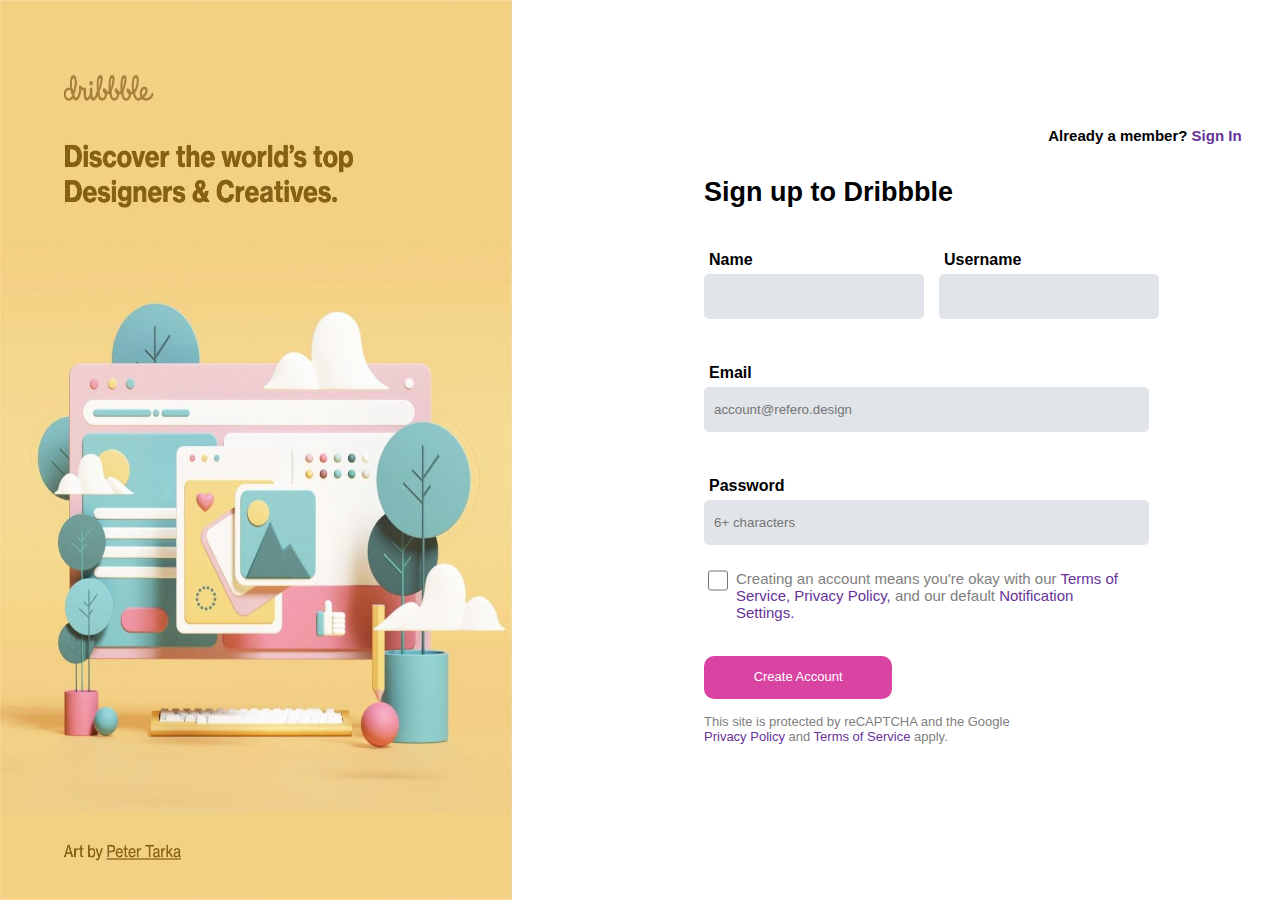
<file: index.html>
<!DOCTYPE html>
<html lang="en">
<head>
    <meta charset="UTF-8">
    <link rel="stylesheet" href="style.css">
    <link
    rel="stylesheet"
    href="https://pro.fontawesome.com/releases/v5.10.0/css/all.css"
    integrity="sha384-AYmEC3Yw5cVb3ZcuHtOA93w35dYTsvhLPVnYs9eStHfGJvOvKxVfELGroGkvsg+p"
    crossorigin="anonymous"
    />
    <meta http-equiv="X-UA-Compatible" content="IE=edge">
    <meta name="viewport" content="width=device-width, initial-scale=1.0">
    <title>Multi Step Login Form</title>
</head>
<body>
    <div class="bg-container">
        <div class="image-container">
            <img src="/login.jpg" alt="Login Image" class="main-image">
        </div>
        <div class="forms-container">
            <form class="form-control form-container">
                <p class="sign-desc">Already a member? <a class="links">Sign In</a></p>
                <h1 class="heading">Sign up to Dribbble</h1>
                <div class="name-container">
                    <div class="na">
                        <label for="name">Name</label>
                        <input type="text" name="Name" id="name">
                    </div>
                    <div class="na">
                        <label for="username">Username</label>
                        <input type="text" name="username" id="username">
                    </div>
                </div>

                <label for="email">Email</label>
                <input type="email" name="email" id="email" placeholder="account@refero.design">

                <label for="password">Password</label>
                <input type="password" name="password" id="password" placeholder="6+ characters">
                <div class="checkbox-container">
                <input type="checkbox" name="checkbox" id="checkbox">
                <label for="checkbox" class="checkbox-desc">Creating an account means you're okay with our <a class="links">Terms of <br/>
                    Service, Privacy Policy,</a> and our default <a class="links">Notification <br/>
                    Settings.</a></label>
                </div>
                <a href="/page2.html" class="button">Create Account</a>
                <p class="end-desc">This site is protected by reCAPTCHA and the Google <br/> 
                    <a class="links">Privacy Policy</a> and <a class="links">Terms of Service</a> apply.</p>
            </form>
        </div>
    </div>
</body>
</html>
</file>
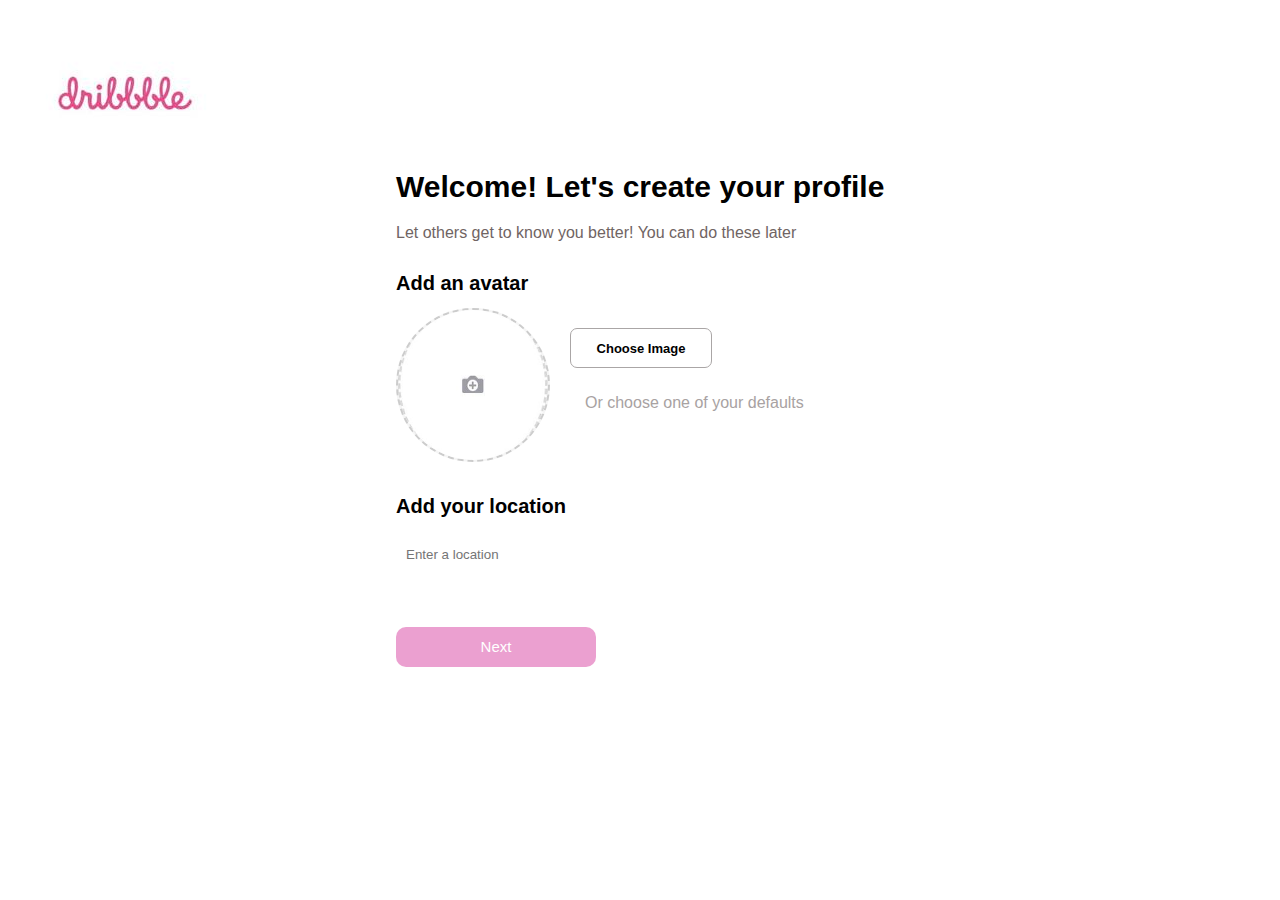
<file: page2.html>
<!DOCTYPE html>
<html lang="en">
<head>
    <link rel="stylesheet" href="style.css">
    <link
    rel="stylesheet"
    href="https://pro.fontawesome.com/releases/v5.10.0/css/all.css"
    integrity="sha384-AYmEC3Yw5cVb3ZcuHtOA93w35dYTsvhLPVnYs9eStHfGJvOvKxVfELGroGkvsg+p"
    crossorigin="anonymous"
    />
    <meta charset="UTF-8">
    <meta http-equiv="X-UA-Compatible" content="IE=edge">
    <meta name="viewport" content="width=device-width, initial-scale=1.0">
    <title>Multi Step Login Form</title>
</head>
<body>
    <div>
        <div class="sec2-container">
            <a href="/index.html" class="sec2-heading"><img src="/dribbblelogo.jpg" class="dribbble-logo" alt="logo"></a>
            <div class="sec2-main-container">
                <h1 class="sec2-main-heading">Welcome! Let's create your profile</h1>
                <p class="sec2-desc">Let others get to know you better! You can do these later</p>
                <h1 class="sec2-head">Add an avatar</h1>    
                <div class="sec2-image-container">
                    <div class="avatar">
                        <img src="/avatarimage.jpg" alt="Avatar">
                        <label for="imageInput" class="avatar-label"></label>
                        <input type="file" id="imageInput" class="image-input" accept="image/*">
                    </div>
                    <div class="sec2-image-desc-container">
                        <div class="sec2-img-desc-container">
                            <label for="imageInput" class="sec2-img-desc">Choose Image</label>
                        </div>
                        <div class="sec2-icon-container">
                            <i class="fal fa-greater-than icon-desc"></i>
                            <p class="icon-desc">Or choose one of your defaults</p>
                        </div>
                    </div>
                </div>
                <h1 class="sec2-head">Add your location</h1>
                <input type="location" id="locationInput" placeholder="Enter a location" class="location-input">
                <a href="/page3.html"><button class="button2" id="submitButton" disabled>Next</button></a>
                <p class="return return-none" id="return">or Press RETURN</p>
            </div>
        </div>
    </div>

    <script>
        const imageInput = document.getElementById('imageInput');
        const locationInput = document.getElementById('locationInput');
        const submitButton = document.getElementById('submitButton');
        const returnElement = document.getElementById('return');
    
        function checkInputs() {
          if (imageInput.value && locationInput.value) {
            submitButton.disabled = false;
            submitButton.style.cursor = 'pointer';
            submitButton.style.backgroundColor = '#d943a2';
            submitButton.style.color = 'white';
            submitButton.style.opacity = '1';
            returnElement.classList.toggle('return-none');
          } else {
            submitButton.disabled = true;
          }
        }
    
        imageInput.addEventListener('input', checkInputs);
        locationInput.addEventListener('input', checkInputs);
      </script>
</body>
</html>
</file>
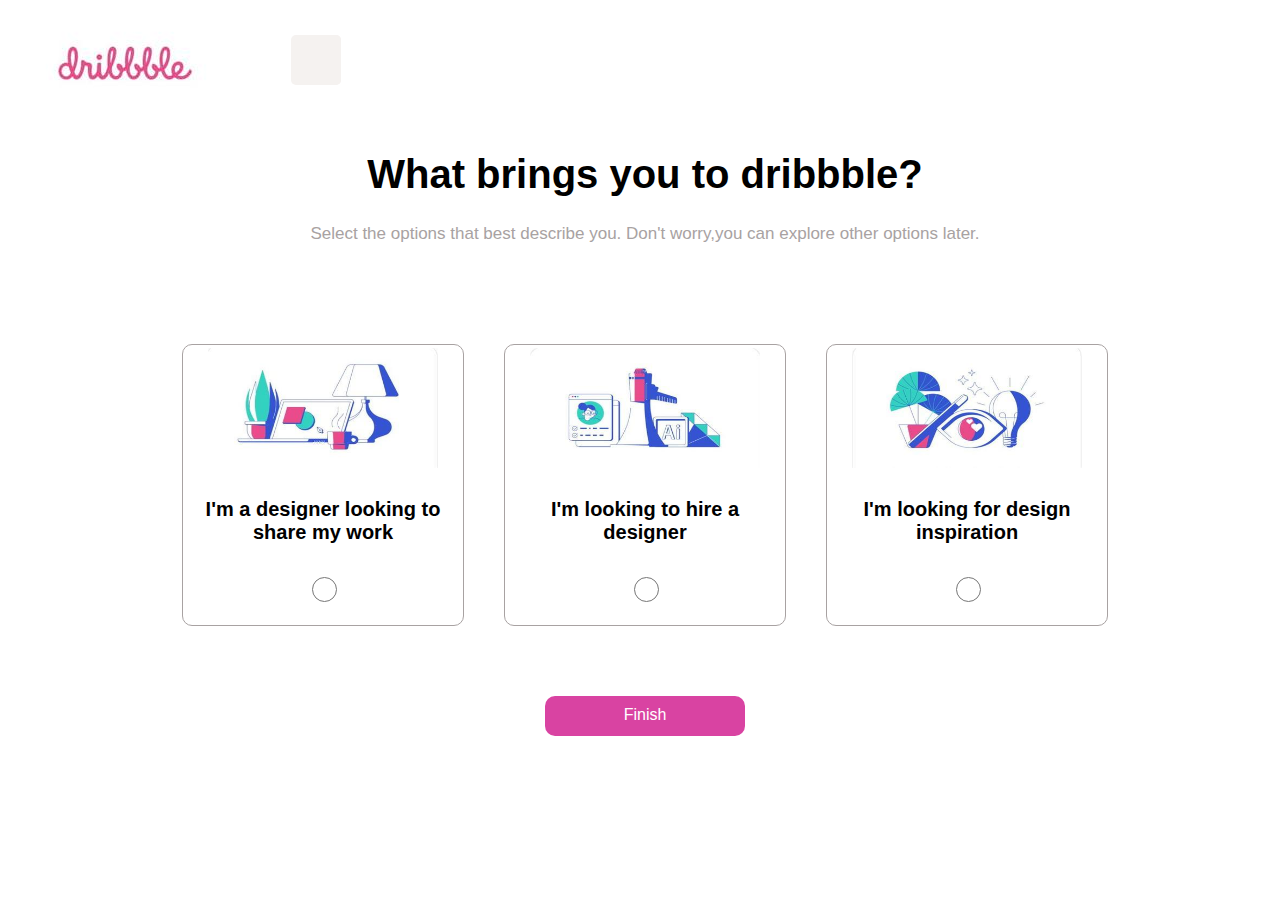
<file: page3.html>
<!DOCTYPE html>
<html lang="en">
<head>
    <link rel="stylesheet" href="style.css">
    <link
    rel="stylesheet"
    href="https://pro.fontawesome.com/releases/v5.10.0/css/all.css"
    integrity="sha384-AYmEC3Yw5cVb3ZcuHtOA93w35dYTsvhLPVnYs9eStHfGJvOvKxVfELGroGkvsg+p"
    crossorigin="anonymous"
    />
    <meta charset="UTF-8">
    <meta http-equiv="X-UA-Compatible" content="IE=edge">
    <meta name="viewport" content="width=device-width, initial-scale=1.0">
    <title>Multi Step Login Form</title>
</head>
<body>
    <div>
        <div class="p3-top-container">
            <a href="/index.html" class="page3-heading"><img src="/dribbblelogo.jpg" alt="logo"></a>
            <a href="/page2.html" class="page3-icon-container">
                <div class="page3-icon-container">
                <i class="fal fa-less-than page3-icon"></i>
                </div>
            </a>
        </div>
        <div class="p3-btm-container">
            <h1 class="page3-main-head">What brings you to dribbble?</h1>
            <p class="page3-desc">Select the options that best describe you. Don't worry,you can explore other options later.</p>
            <div class="options-container">
              <form action="" class="options-container">
                <label for="radio1"><div class="options">
                    <img src="/page3-img1.jpg" alt="share" class="page3-img">
                    <p class="options-desc">I'm a designer looking to share my work</p>
                    <input type="radio" name="selects" id="radio1">
                </div></label>
                <label for="radio2"><div class="options">
                    <img src="/page3-img2.jpg" alt="hire" class="page3-img">
                    <p class="options-desc">I'm looking to hire a designer</p>
                    <input type="radio" name="selects" id="radio2">
                </div></label>
                <label for="radio3"><div class="options">
                    <img src="/page3-img3.jpg" alt="look" class="page3-img">
                    <p class="options-desc">I'm looking for design inspiration</p>
                    <input type="radio" name="selects" id="radio3">
                </div></label>
              </form>
            </div>
            <a href="/page4.html" class="page3-btn">Finish</a>
        </div>
    </div>
</body>
</html>
</file>
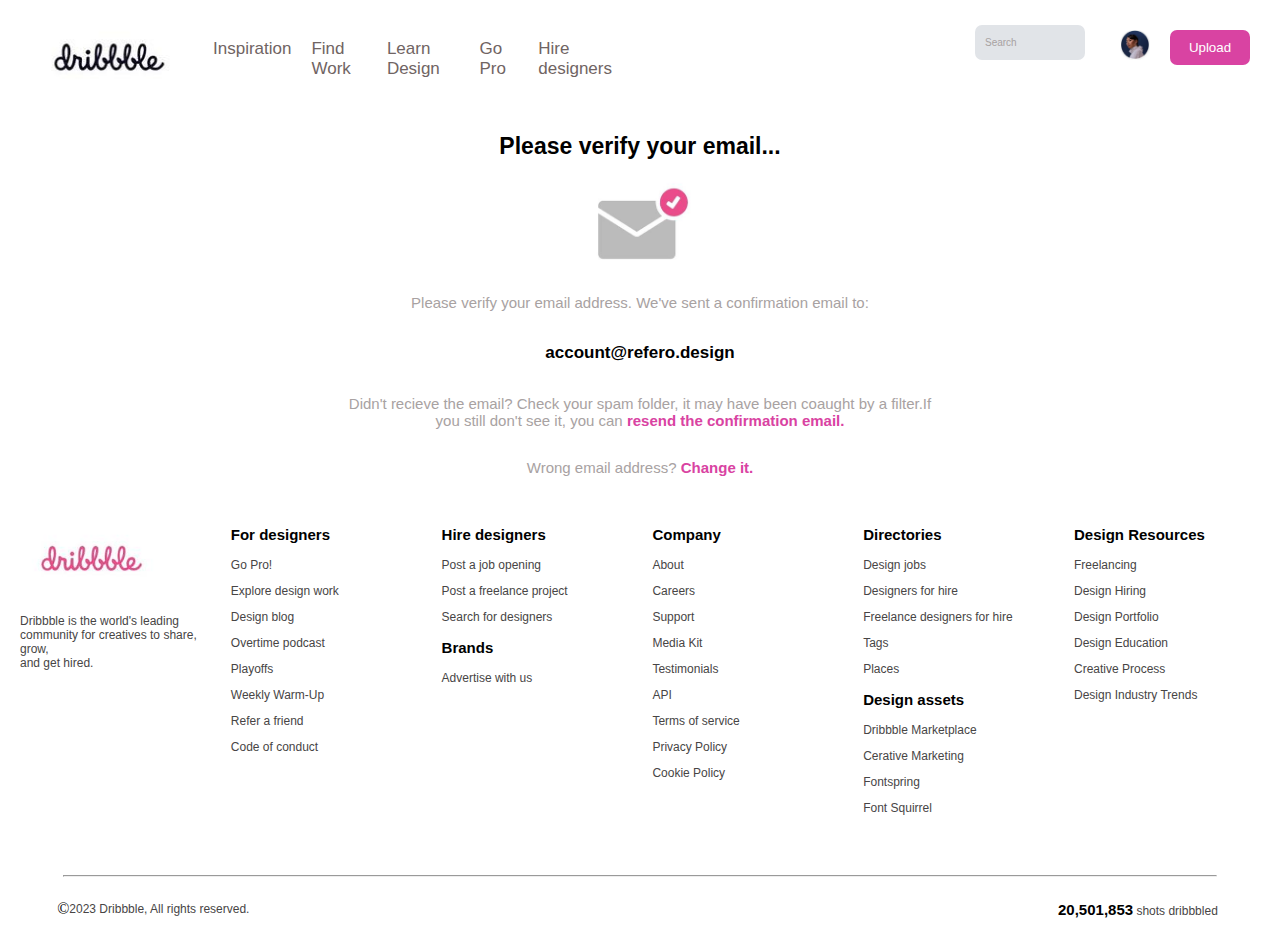
<file: page4.html>
<!DOCTYPE html>
<html lang="en">
<head>
    <link rel="stylesheet" href="style.css">
    <link
    rel="stylesheet"
    href="https://pro.fontawesome.com/releases/v5.10.0/css/all.css"
    integrity="sha384-AYmEC3Yw5cVb3ZcuHtOA93w35dYTsvhLPVnYs9eStHfGJvOvKxVfELGroGkvsg+p"
    crossorigin="anonymous"
    />
    <meta charset="UTF-8">
    <meta http-equiv="X-UA-Compatible" content="IE=edge">
    <meta name="viewport" content="width=device-width, initial-scale=1.0">
    <title>Multi Step Login Form</title>
</head>
<body>
    <div class="page4-container">
        <div class="p4-top-section">
            <div class="p4-head-container">
                <a href="/index.html" class="p4-main-head"><img src="/dribbblelogo2.jpg" class="p4-main-head" alt="logo"></a>
                <nav class="nav-section1">
                    <a class="nav-links">Inspiration</a>
                    <a class="nav-links">Find Work</a>
                    <a class="nav-links">Learn Design</a>
                    <a class="nav-links">Go Pro</a>
                    <a class="nav-links">Hire designers</a>
                </nav>
            </div>
            <div class="nav-section2">
                <div class="search-container"> <i class="fal fa-search search-icon"></i><p class="search-desc">Search</p></div>
                <i class="fas fa-briefcase briefcase-icon"></i>
                <img src="/avatar-icon.jpg" alt="avatar" class="avatar-img">
                <button class="upload-btn">Upload</button>
            </div>
        </div>
        <div class="p4-mid-section">
            <h1 class="p4-heading">Please verify your email...</h1>
            <img src="/Email icon.jpg" alt="email-icon" class="email-icon">
            <p class="p4-desc">Please verify your email address. We've sent a confirmation email to:</p>
            <p class="email-desc">account@refero.design</p>
            <p class="p4-desc">Didn't recieve the email? Check your spam folder, it may have been coaught by a filter.If <br/>
            you still don't see it, you can <a class="email-links">resend the confirmation email.</a></p>
            <p class="p4-desc">Wrong email address? <a class="email-links">Change it.</a></p>
        </div>

    <div>
        <footer>
            <div class="footer-container">
              <div class="footer-column">
                <img src="/dribbblelogo.jpg" class="footer-head" alt="">
                <p class="footer-desc">Dribbble is the world's leading <br/>
                community for creatives to share, grow, <br/>
                and get hired.</p>
                <div class="footer-icon-container">
                    <i class="fas fa-globe"></i>
                    <i class="fab fa-twitter"></i>
                    <i class="fab fa-facebook-square"></i>
                    <i class="fab fa-instagram"></i>
                    <i class="fab fa-pinterest"></i>
                </div>
              </div>
              <div class="footer-column">
                <h3 class="footer-heading">For designers</h3>
                <p class="footer-desc">Go Pro!</p>
                <p class="footer-desc">Explore design work</p>
                <p class="footer-desc">Design blog</p>
                <p class="footer-desc">Overtime podcast</p>
                <p class="footer-desc">Playoffs</p>
                <p class="footer-desc">Weekly Warm-Up</p>
                <p class="footer-desc">Refer a friend</p>
                <p class="footer-desc">Code of conduct</p>
              </div>
              <div class="footer-column">
                <h3 class="footer-heading">Hire designers</h3>
                <p class="footer-desc">Post a job opening</p>
                <p class="footer-desc">Post a freelance project</p>
                <p class="footer-desc">Search for designers</p>
    
                <h3 class="footer-heading">Brands</h3>
                <p class="footer-desc">Advertise with us</p>
              </div>
              <div class="footer-column">
                <h3 class="footer-heading">Company</h3>
                <p class="footer-desc">About</p>
                <p class="footer-desc">Careers</p>
                <p class="footer-desc">Support</p>
                <p class="footer-desc">Media Kit</p>
                <p class="footer-desc">Testimonials</p>
                <p class="footer-desc">API</p>
                <p class="footer-desc">Terms of service</p>
                <p class="footer-desc">Privacy Policy</p>
                <p class="footer-desc">Cookie Policy</p>
              </div>
              <div class="footer-column">
                <h3 class="footer-heading">Directories</h3>
                <p class="footer-desc">Design jobs</p>
                <p class="footer-desc">Designers for hire</p>
                <p class="footer-desc">Freelance designers for hire</p>
                <p class="footer-desc">Tags</p>
                <p class="footer-desc">Places</p>
    
                <h3 class="footer-heading">Design assets</h3>
                <p class="footer-desc">Dribbble Marketplace</p>
                <p class="footer-desc">Cerative Marketing</p>
                <p class="footer-desc">Fontspring</p>
                <p class="footer-desc">Font Squirrel</p>
              </div>
              <div class="footer-column">
                <h3 class="footer-heading">Design Resources</h3>
                <p class="footer-desc">Freelancing</p>
                <p class="footer-desc">Design Hiring</p>
                <p class="footer-desc">Design Portfolio</p>
                <p class="footer-desc">Design Education</p>
                <p class="footer-desc">Creative Process</p>
                <p class="footer-desc">Design Industry Trends</p>
              </div>
            </div>
          </footer>  
          <hr class="hor-line"/>  
          <div class="reserve-container">
            <div class="copyright-container">
                <span>&copy;</span>
                <p class="footer-desc">2023 Dribbble, All rights reserved.</p>
            </div>
            <div class="dribbble-num-container">
              <p class="footer-desc"><a class="dribbble-num">20,501,853</a> shots dribbbled<i class="fas fa-globe dribbble-num-icon"></i></p>
            </div>
          </div>
      </div>
    </div>
</body>
</html>
</file>
<file: style.css>
body {
    margin: 0;
}

.bg-container {
    display: flex;
    flex-direction: row;
    justify-content: space-between;
    height: 100vh;
    width: 100vw;
}

.image-container {
    height: 100vh;
    background-size: cover;
} 

.main-image {
    height: 100%;
    width: 40vw;
}

.forms-container {
    display: flex;
    justify-content: flex-start;
    height: 100vh;
    width: 60vw;
}

.form-container {
    display: flex;
    flex-direction: column;
    justify-content: center;
    align-items: flex-start;
    margin: 1% 5% 5% 25%;
}

.sign-desc {
    align-self: flex-end;
    font-family: Arial, Helvetica, sans-serif;
    font-size: 15px;
    font-weight: 600;
}

.heading {
    color: black;
    font-family: Arial, Helvetica, sans-serif;
    font-size: 20px;
    align-self: flex-start;
    font-weight: 800;
}

.name-container {
    display: flex;
    flex-direction: row;
    justify-content: space-around;
}

label {
    color: black;
    font-family: Arial, Helvetica, sans-serif;
    font-weight: 700;
    margin-top: 20px;
    padding: 5px;
}

.na {
    display: flex;
    flex-direction: column;
    justify-content: space-around;
    margin-right: 15px;
}

input {
    background-color: #e1e4e8;
    border: none;
    border-radius: 5px;
    width: 230px;
    height: 15px;
    margin-bottom: 20px;
    padding: 10px;
}

#name {
    width: 100px;
}

#username {
    width: 100px;
}

#checkbox {
    width: 20px;
    margin-bottom: 0; 
    padding: 0;
}

.checkbox-desc {
    font-family: Arial, Helvetica, sans-serif;
    font-size: 13px;
    font-weight: normal;
    margin-top: 0;
    color: gray;
}

.checkbox-container {
    display: flex;
    flex-direction: row;
    justify-content: space-around;
}

.button {
    text-align: center;
    text-decoration: none;
    width: 45%;
    padding-top: 8px;
    height: 25px;
    margin-top: 30px;
    background-color: #d943a2;
    color: #fff;
    border: none;
    border-radius: 10px;
    font-size: 13px;
    font-family: Arial, Helvetica, sans-serif;
}

.end-desc {
    font-family: Arial, Helvetica, sans-serif;
    font-size: 10px;
    font-weight: normal;
    color: gray;
    margin-top: 15px;
}

.links {
    color: rebeccapurple;
}

@media (min-width:768px) {
    
body {
    margin: 0;
}

.bg-container {
    background-color: #fff;
    display: flex;
    flex-direction: row;
    justify-content: space-between;
}

.image-container {
    /*background-image: url(login.jpg);*/
    background-size: cover;
    height: 100vh;
    width: 40vw;
}

.main-image {
    height: 100vh;
    
}

.main-head {
    color: darkgoldenrod;
    font-family: "Cursive";

}

.description {
    color: darkgoldenrod;
    font-family: Arial, Helvetica, sans-serif;
    font-size: 50px;
}

.forms-container {
    display: flex;
    justify-content: flex-start;
    height: 100vh;
}

.form-container {
    display: flex;
    flex-direction: column;
    justify-content: center;
    align-items: flex-start;
    width: 60vw;
    margin: 1% 5% 5% 25%;
}

.sign-desc {
    align-self: flex-end;
    font-family: Arial, Helvetica, sans-serif;
    font-size: 15px;
    font-weight: 600;
}

.heading {
    color: black;
    font-family: Arial, Helvetica, sans-serif;
    font-size: 27px;
    align-self: flex-start;
    font-weight: 850;
}

.name-container {
    display: flex;
    flex-direction: row;
    justify-content: space-around;
}

label {
    color: black;
    font-family: Arial, Helvetica, sans-serif;
    font-weight: 750;
    margin-top: 20px;
    padding: 5px;
}

.na {
    display: flex;
    flex-direction: column;
    justify-content: space-around;
    margin-right: 15px;
}

input {
    background-color: #e1e4e8;
    border: none;
    border-radius: 5px;
    width: 425px;
    height: 25px;
    margin-bottom: 20px;
    padding: 10px;
}

#name {
    width: 200px;
}

#username {
    width: 200px;
}

#checkbox {
    width: 20px;
    margin-bottom: 0px; 
    padding: 0;
}

.checkbox-desc {
    font-family: Arial, Helvetica, sans-serif;
    font-size: 15px;
    font-weight: normal;
    margin-top: 0;
    color: gray;
}

.checkbox-container {
    display: flex;
    flex-direction: row;
    justify-content: space-around;
}

.button {
    text-align: center;
    text-decoration: none;
    width: 35%;
    padding-top: 13px;
    height: 30px;
    margin-top: 30px;
    background-color: #d943a2;
    color: #fff;
    border: none;
    border-radius: 10px;
    font-family: Arial, Helvetica, sans-serif;
}

.end-desc {
    font-family: Arial, Helvetica, sans-serif;
    font-size: 13px;
    font-weight: normal;
    color: gray;
    margin-top: 15px;
}

.links {
    color: rebeccapurple;
}
}


/* Page 2 */


.sec2-container {
    margin: 30px;
}

.sec2-heading {
    font-family: cursive;
    color: #d943a2;
    text-decoration: none;

}

.sec2-main-container {
    display: flex;
    flex-direction: column;
    justify-content: flex-start;
    align-items: flex-start;
    margin: 0 10%;
    width: 100vw;
}

.sec2-main-heading {
    color: black;
    font-size: 25px;
    font-family:Arial, Helvetica, sans-serif;
    font-weight: 900;
}

.sec2-desc {
    color: #706463;
    font-family: Arial, Helvetica, sans-serif;
    margin-top: 0;
}

.sec2-image-container {
    display: flex;
    flex-direction: row;
    justify-content: center;
}

.sec2-head {
    color: black;
    font-weight: 900;
    font-family: Arial, Helvetica, sans-serif;
    font-size: 20px;
}

.sec2-image-desc-container {
    display: flex;
    flex-direction: column;
    margin: 20px;
}

.sec2-img-desc-container {
    text-align: center;
    border:#aaa6a6 groove 1px;
    border-radius: 7px;
    width: 90px;
    padding: 10px;
}

.sec2-img-desc {
    color: black;
    font-family: Arial, Helvetica, sans-serif;
    font-size: 10px;
    cursor: pointer;
}

.sec2-icon-container {
    display: flex;
    flex-direction: row;
    justify-content: center;
    align-items: center;
    margin: 5px;
    padding: 5px;
}

.avatar {
    width: 150px;
    height: 150px;
    border-radius: 50%;
    background-color: #f5f5f5;
    border: 2px dashed #ccc;
    display: flex;
    justify-content: center;
    align-items: center;
    margin: 0 auto 20px;
    overflow: hidden;
    position: relative;
}

.avatar img {
    width: 110%;
    height: 110%;
    overflow: hidden;
}

.avatar-label {
    position: absolute;
    bottom: 10px;
    left: 50%;
    transform: translateX(-50%);
    color: #fff;
    padding: 5px 10px;
    border-radius: 4px;
    cursor: pointer;
}

.image-input {
    width: 100%;
    height: 100%;
    border-radius: 100px;
    border: dashed;
    border-color: darkgrey;
    background: none;
    display: none;
}

.img-btn {
    width: 120px;
    height: 35px;
    background: none;
    border-color: rgb(228, 228, 215);
    border-radius: 5px;
}

.icon-desc {
    color: #a8a2a2;
    margin-right: 5px;
    font-family: Arial, Helvetica, sans-serif;
    font-weight: 500;
}

.location-input {
    background: none;
    border: none;
    color: #a8a2a2;
    width: 70%;
}

.horizontal-line {
    color: #a8a2a2;
    height: 1px;
    width: 100%;
}

.button2 {
    height: 40px;
    width: 170px;
    background-color: #d943a2;
    text-align: center;
    padding: 10px;
    margin-top: 30px;
    color: #fff;
    border: none;
    border-radius: 10px;
    font-family: Arial, Helvetica, sans-serif;
    font-size: 15px;
    cursor: not-allowed;
    opacity: 0.5;
}

.return {
    color: #a8a2a2;
    font-size: 13px;
    font-family: Arial, Helvetica, sans-serif;
    margin-left: 7%;
    font-weight: bold;
}

.return-none {
    display: none;
}

@media (min-width:768px) {
    .sec2-container {
    margin: 30px;
}

.sec2-heading {
    font-family: cursive;
    color: #d943a2;
    text-decoration: none;

}

.sec2-main-container {
    display: flex;
    flex-direction: column;
    justify-content: flex-start;
    align-items: flex-start;
    margin: 0 30%;

}

.sec2-main-heading {
    color: black;
    font-size: 30px;
    font-family:Arial, Helvetica, sans-serif;
    font-weight: 900;
}

.sec2-desc {
    color: #706463;
    font-family: Arial, Helvetica, sans-serif;
    margin-top: 0;
}

.sec2-image-container {
    display: flex;
    flex-direction: row;
    justify-content: center;
}

.sec2-head {
    color: black;
    font-weight: 900;
    font-family: Arial, Helvetica, sans-serif;
    font-size: 20px;
}

.sec2-image-desc-container {
    display: flex;
    flex-direction: column;
    margin: 20px;
}

.sec2-img-desc-container {
    text-align: center;
    border:#aaa6a6 groove 1px;
    border-radius: 7px;
    width: 120px;
    padding: 10px;
}

.sec2-img-desc {
    color: black;
    font-family: Arial, Helvetica, sans-serif;
    font-size: 13px;
    cursor: pointer;
}

.sec2-icon-container {
    display: flex;
    flex-direction: row;
    justify-content: center;
    align-items: center;
    margin: 5px;
    padding: 5px;
}

.avatar {
    width: 150px;
    height: 150px;
    border-radius: 50%;
    background-color: #f5f5f5;
    border: 2px dashed #ccc;
    display: flex;
    justify-content: center;
    align-items: center;
    margin: 0 auto 20px;
    overflow: hidden;
    position: relative;
}

.avatar img {
    width: 110%;
    height: 110%;
    overflow: hidden;
}

.avatar-label {
    position: absolute;
    bottom: 10px;
    left: 50%;
    transform: translateX(-50%);
    color: #fff;
    padding: 5px 10px;
    border-radius: 4px;
    cursor: pointer;
}

.image-input {
    width: 100%;
    height: 100%;
    border-radius: 100px;
    border: dashed;
    border-color: darkgrey;
    background: none;
    display: none;
}

.img-btn {
    width: 120px;
    height: 35px;
    background: none;
    border-color: rgb(228, 228, 215);
    border-radius: 5px;
}

.icon-desc {
    color: #a8a2a2;
    margin-right: 5px;
    font-family: Arial, Helvetica, sans-serif;
    font-weight: 500;
}

.location-input {
    background: none;
    color: #a8a2a2;
    width: 50%;
}

.horizontal-line {
    color: #a8a2a2;
    height: 1px;
    width: 100%;
}

.button2 {
    height: 40px;
    width: 200px;
    background-color: #d943a2;
    text-align: center;
    padding: 10px;
    margin-top: 30px;
    color: #fff;
    border: none;
    border-radius: 10px;
    font-family: Arial, Helvetica, sans-serif;
    font-size: 15px;
    cursor: not-allowed;
    opacity: 0.5;
}

.return {
    color: #a8a2a2;
    font-size: 13px;
    font-family: Arial, Helvetica, sans-serif;
    margin-left: 7%;
    font-weight: bold;
}

.return-none {
    display: none;
}
}


/*  Page 3  */


.p3-top-container {
    display: flex;
    flex-direction: row;
    align-items: center;
    margin: 0 0 0 20px;
}

.p3-btm-container {
    width: 100vw;
    margin: 5px;
    display: flex;
    flex-direction: column;
    justify-content: center;
    align-items: center;
}

.page3-heading {
    color: #d943a2;
    font-family: cursive;
    text-decoration: none;
}

.page3-icon-container {
    background-color: #f5f2f0;
    text-decoration: none;
    width: 50px;
    height: 50px;
    display: flex;
    flex-direction: row;
    justify-content: center;
    align-items: center;
    margin-left: 6%;
    border-radius: 5px;
}

.page3-main-head {
    color: black;
    font-family: Arial, Helvetica, sans-serif;
    font-size: 30px;
    font-weight: 900;
}

.page3-desc {
    color: #a8a2a2;
    font-family: Arial, Helvetica, sans-serif;
    font-size: 14px;
    margin-top: 0;
    margin-bottom: 40px;
}

.page3-img {
    width: 100px;
    height: 120px;
}

.options-container {
    display: flex;
    flex-direction: row;
    justify-content: center;
    align-items: center;
    margin: 10px;
}

.options {
    display: flex;
    flex-direction: column;
    justify-content: center;
    align-items: center;
    width: 180px;
    height: 180px;
    margin: 15px;
    border: #a8a2a2 solid;
    border-radius: 10px;
    border-width: 1px;
    cursor: pointer;
}

.options:hover {
    border: #d943a2 solid;
    transition: ease;
}

#radio1 {
    accent-color: #d943a2;
}

#radio2 {
    accent-color: #d943a2;
}

#radio3 {
    accent-color: #d943a2;
}

.options-desc {
    color: black;
    font-family: Arial, Helvetica, sans-serif;
    font-size: 13px;
    font-weight: 600;
    text-align: center;
    padding: 10px;
}

.page3-btn {
    text-align: center;
    text-decoration: none;
    width: 170px;
    height: 30px;
    padding-top: 10px;
    margin-top: 30px;
    background-color: #d943a2;
    color: #fff;
    border: none;
    border-radius: 10px;
    font-family: Arial, Helvetica, sans-serif;
}

@media (min-width:768px) {
.p3-top-container {
    display: flex;
    flex-direction: row;
    align-items: center;
    margin: 0 0 0 30px;
}

.p3-btm-container {
    display: flex;
    flex-direction: column;
    justify-content: center;
    align-items: center;
}

.page3-heading {
    color: #d943a2;
    font-family: cursive;
    text-decoration: none;
}

.page3-icon-container {
    background-color: #f5f2f0;
    text-decoration: none;
    width: 50px;
    height: 50px;
    display: flex;
    flex-direction: row;
    justify-content: center;
    align-items: center;
    margin-left: 6%;
    border-radius: 5px;
}

.page3-main-head {
    color: black;
    font-family: Arial, Helvetica, sans-serif;
    font-size: 40px;
    font-weight: 900;
}

.page3-desc {
    color: #a8a2a2;
    font-family: Arial, Helvetica, sans-serif;
    font-size: 17px;
    margin-top: 0;
    margin-bottom: 40px;
}

.page3-img {
    width: 230px;

}

.options-container {
    display: flex;
    flex-direction: row;
    justify-content: center;
    align-items: center;
    margin: 10px;
}

.options {
    display: flex;
    flex-direction: column;
    justify-content: center;
    align-items: center;
    width: 280px;
    height: 280px;
    margin: 15px;
    border: #a8a2a2 solid;
    border-radius: 10px;
    border-width: 1px;
    cursor: pointer;
}

.options:hover {
    border: #d943a2 solid;
    transition: ease;
}

#radio1 {
    accent-color: #d943a2;
}

#radio2 {
    accent-color: #d943a2;
}

#radio3 {
    accent-color: #d943a2;
}

.options-desc {
    color: black;
    font-family: Arial, Helvetica, sans-serif;
    font-size: 20px;
    font-weight: 700;
    text-align: center;
    padding: 10px;
}

.page3-btn {
    text-align: center;
    text-decoration: none;
    width: 200px;
    height: 30px;
    padding-top: 10px;
    margin-top: 30px;
    background-color: #d943a2;
    color: #fff;
    border: none;
    border-radius: 10px;
    font-family: Arial, Helvetica, sans-serif;
}
}


/* Page 4 */


.page4-container {
    height: 100vh;
    width: 100vw;
}

.p4-top-section {
    display: flex;
    flex-direction: row;
    justify-content: space-between;
}

.p4-head-container {
    width: 25%;
    display: flex;
    flex-direction: row;
    align-items: center;
}

.p4-main-head {
    text-decoration: none;
    color: black;
    font-family: cursive;
    width: 100px;
    margin-left: 10px;
}

.nav-section1 {
    display: flex;
    flex-direction: row;
    justify-content: space-between;
    margin: 5px;
    padding: 5px;
}

.nav-section2 {
    width: 25%;
    display: flex;
    flex-direction: row;
    justify-content: space-between;
    margin: 5px;
    padding: 5px;
}

.search-container {
    display: flex;
    flex-direction: row;
    align-items: center;
    width: 45px;
    height: 20px;
    background-color: #e1e4e8;
    padding: 5px;
    margin: 3px;
    border-radius: 7px;
}

.search-icon {
    margin-right: 5px;
    color: #a8a2a2;
    font-family: Arial, Helvetica, sans-serif;
    font-size: 12px;
}

.search-desc {
    font-family: Arial, Helvetica, sans-serif;
    font-size: 10px;
    color: #a8a2a2;
}

.briefcase-icon {
    font-size: 22px;
    margin: 10px;
    color: #cdd0d4;
}

.avatar-img {
    margin: 10px;
    width: 30px;
    height: 30px;
}

.upload-btn {
    margin: 10px;
    width: 60px;
    height: 30px;
    background-color: #d943a2;
    color: #fff;
    border: none;
    border-radius: 7px;
}

.nav-links {
    margin: 5px;
    color: #a8a2a2;
    font-family: Arial, Helvetica, sans-serif;
    font-size: 10px;
}

.p4-mid-section {
    width: 100vw;
    text-align: center;
    display: flex;
    flex-direction: column;
    justify-content: center;
    align-items: center;
}

.p4-heading {
    color: black;
    font-family: Arial, Helvetica, sans-serif;
    font-size: 18px;
    font-weight: 900;
}

.p4-desc {
    color: #a8a2a2;
    font-family: Arial, Helvetica, sans-serif;
    font-size: 12px;
}

.email-icon {
    width: 130px;
}

.email-desc {
    color: black;
    font-family: Arial, Helvetica, sans-serif;
    font-size: 14px;
    font-weight: bold;
}

.email-links {
    color: #d943a2;
    font-weight: bold;
}

footer {
    background-color: #fff;
    padding: 20px;
  }
  
  .footer-container {
    display: flex;
    justify-content: space-between;
    flex-wrap: wrap;
  }
  
.footer-column {
    flex-basis: 15%;
    margin-bottom: 20px;
}

.footer-icon-container {
    display: flex;
    flex-direction: row;
    justify-content: space-between;
    width: 50%;
}

.footer-head {
    width: 140px;
    margin-right: auto;
}

.footer-heading {
    color: black;
    font-family: Arial, Helvetica, sans-serif;
    font-size: 13px;
}

.footer-desc {
    color: #474545;
    font-family: Arial, Helvetica, sans-serif;
    font-size: 10px;
}

.hor-line {
    width: 90vw;

}

.reserve-container {
    display: flex;
    flex-direction: row;
    justify-content: space-between;
    margin: 10px 20px;
}

.copyright-container {
    display: flex;
    flex-direction: row;
    align-items: center;
    margin-left: 3%;
}

.dribbble-num-container {
    margin-right: 3%;
}

.dribbble-num {
    color: black;
    font-size: 13px;
    font-weight: bold;
}

.dribbble-num-icon {
    color: #d943a2;
    width: 30px;
    font-size: 18px;
    padding-left: 5px;
}

  @media (max-width: 768px) {
    .footer-column {
      flex-basis: 48%;
    }
  }
  
  @media (max-width: 480px) {
    .footer-column {
      flex-basis: 100%;
    }
  }
  
  
@media (min-width:768px) {
    .page4-container {
        height: 100vh;
}

.p4-top-section {
    width: 100vw;
    display: flex;
    flex-direction: row;
    justify-content: space-between;
}

.p4-head-container {
    width: 50%;
    display: flex;
    flex-direction: row;
    align-items: center;
}

.p4-main-head {
    width: 180px;
    margin-left: 10px;
}

.nav-section1 {
    display: flex;
    flex-direction: row;
    justify-content: space-between;
    margin: 8px;
}

.nav-links {
    color: #706463;
    font-family: Arial, Helvetica, sans-serif;
    font-size: 17px;
    margin: 10px;
}


.nav-section2 {
    display: flex;
    flex-direction: row;
    justify-content: flex-end;
    margin: 10px;
    padding: 10px;
}

.search-container {
    display: flex;
    flex-direction: row;
    align-items: center;
    width: 100px;
    height: 25px;
    background-color: #e1e4e8;
    padding: 5px;
    margin: 5px;
    border-radius: 7px;
}

.search-icon {
    margin-right: 5px;
    color: #a8a2a2;
    font-family: Arial, Helvetica, sans-serif;
    font-size: 15px;
}

.briefcase-icon {
    font-size: 22px;
    color: #cdd0d4;
}

.avatar-img {
    width: 30px;
    height: 30px;
}

.upload-btn {
    margin-right: 10px;
    width: 80px;
    height: 35px;
    background-color: #d943a2;
    color: #fff;
    border: none;
    border-radius: 7px;
}

.p4-mid-section {
    text-align: center;
    display: flex;
    flex-direction: column;
    justify-content: center;
    align-items: center;
}

.p4-heading {
    color: black;
    font-family: Arial, Helvetica, sans-serif;
    font-size: 23px;
    font-weight: 900;
}

.p4-desc {
    color: #a8a2a2;
    font-family: Arial, Helvetica, sans-serif;
    font-size: 15px;
}

.email-icon {
    width: 130px;
}

.email-desc {
    color: black;
    font-family: Arial, Helvetica, sans-serif;
    font-size: 17px;
    font-weight: bold;
}

.email-links {
    color: #d943a2;
    font-weight: bold;
}

footer {
    background-color: #fff;
    padding: 20px;
  }
  
  .footer-container {
    display: flex;
    justify-content: space-between;
    flex-wrap: wrap;
  }
  
.footer-column {
    flex-basis: 15%;
    margin-bottom: 20px;
}

.footer-icon-container {
    display: flex;
    flex-direction: row;
    justify-content: space-between;
    width: 60%;
}

.footer-head {
    width: 140px;
    margin-right: auto;
}

.footer-heading {
    color: black;
    font-family: Arial, Helvetica, sans-serif;
    font-size: 15px;
}

.footer-desc {
    color: #474545;
    font-family: Arial, Helvetica, sans-serif;
    font-size: 12px;
}

.hor-line {
    width: 90vw;

}

.reserve-container {
    display: flex;
    flex-direction: row;
    justify-content: space-between;
    margin: 10px 20px;
}

.copyright-container {
    display: flex;
    flex-direction: row;
    align-items: center;
    margin-left: 3%;
}

.dribbble-num-container {
    margin-right: 3%;
}

.dribbble-num {
    color: black;
    font-size: 15px;
    font-weight: bold;
}

.dribbble-num-icon {
    color: #d943a2;
    width: 30px;
    font-size: 18px;
    padding-left: 5px;
}
}
</file>
